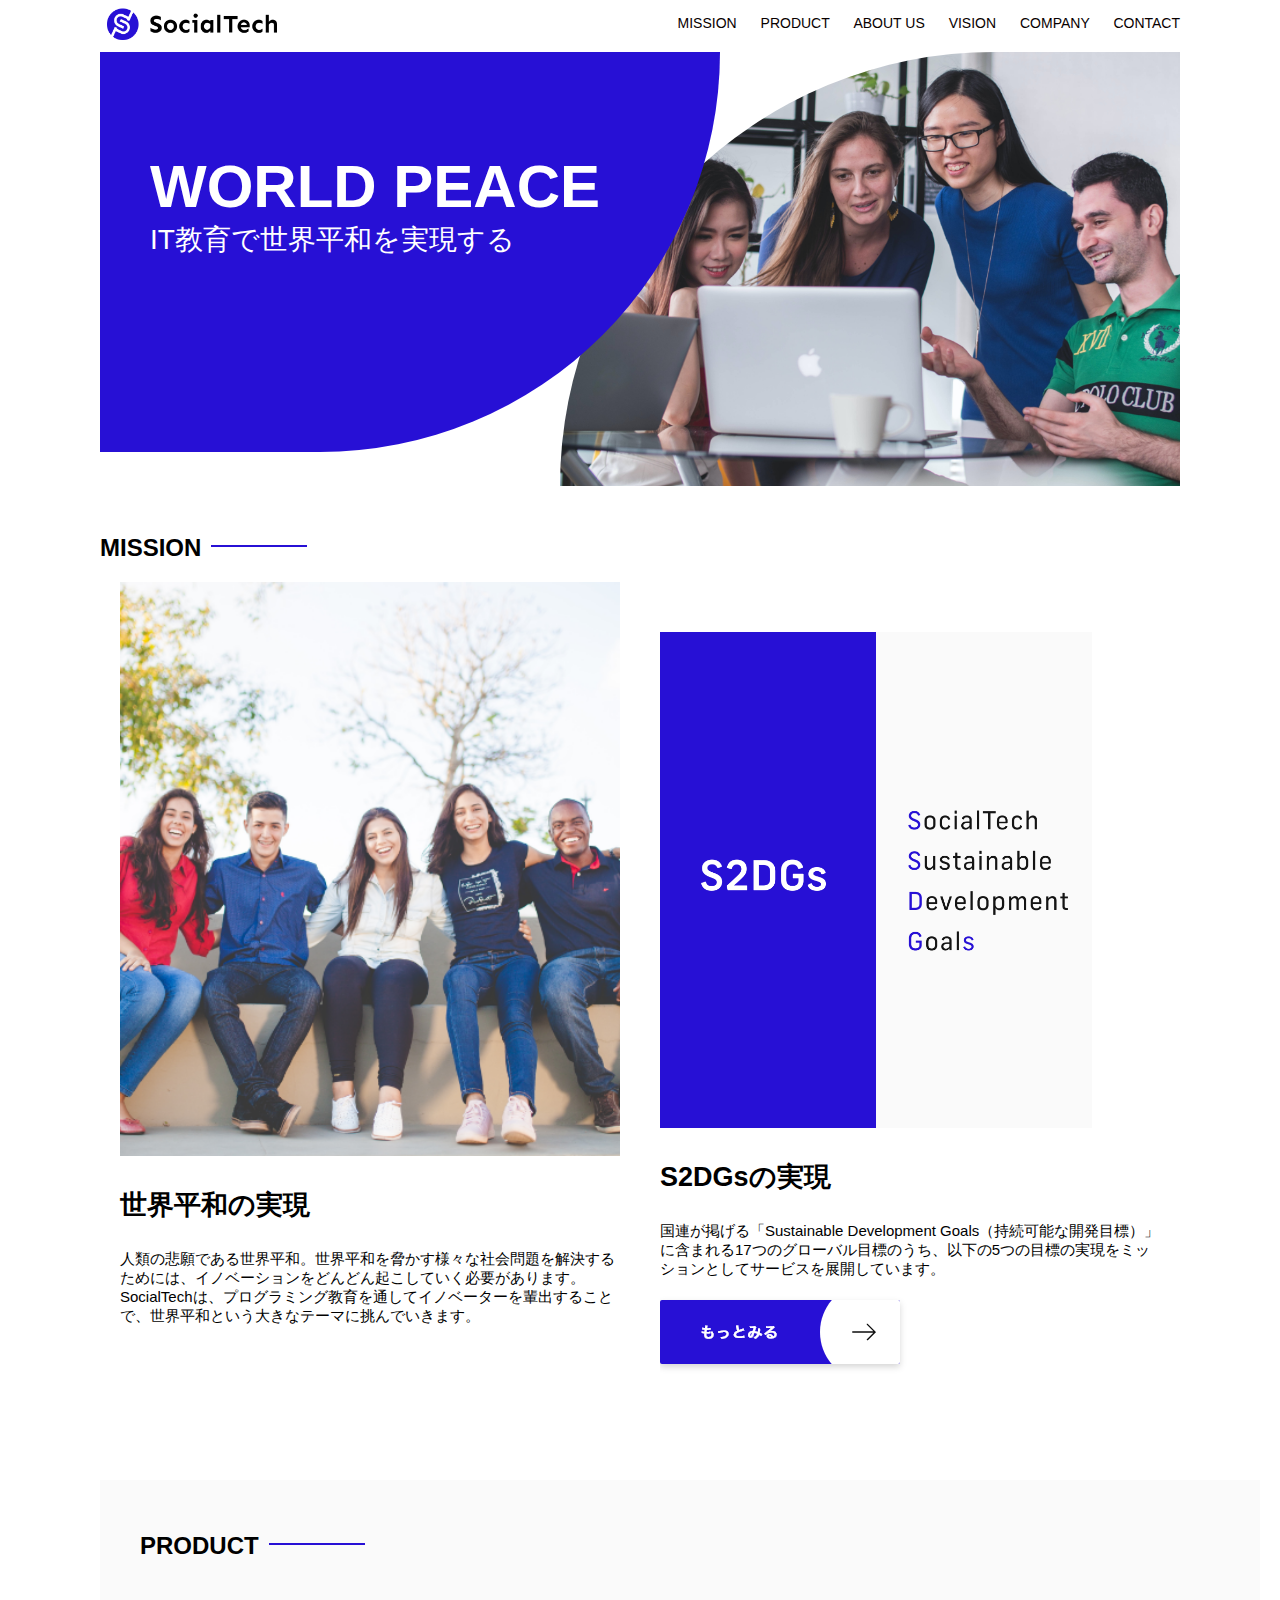
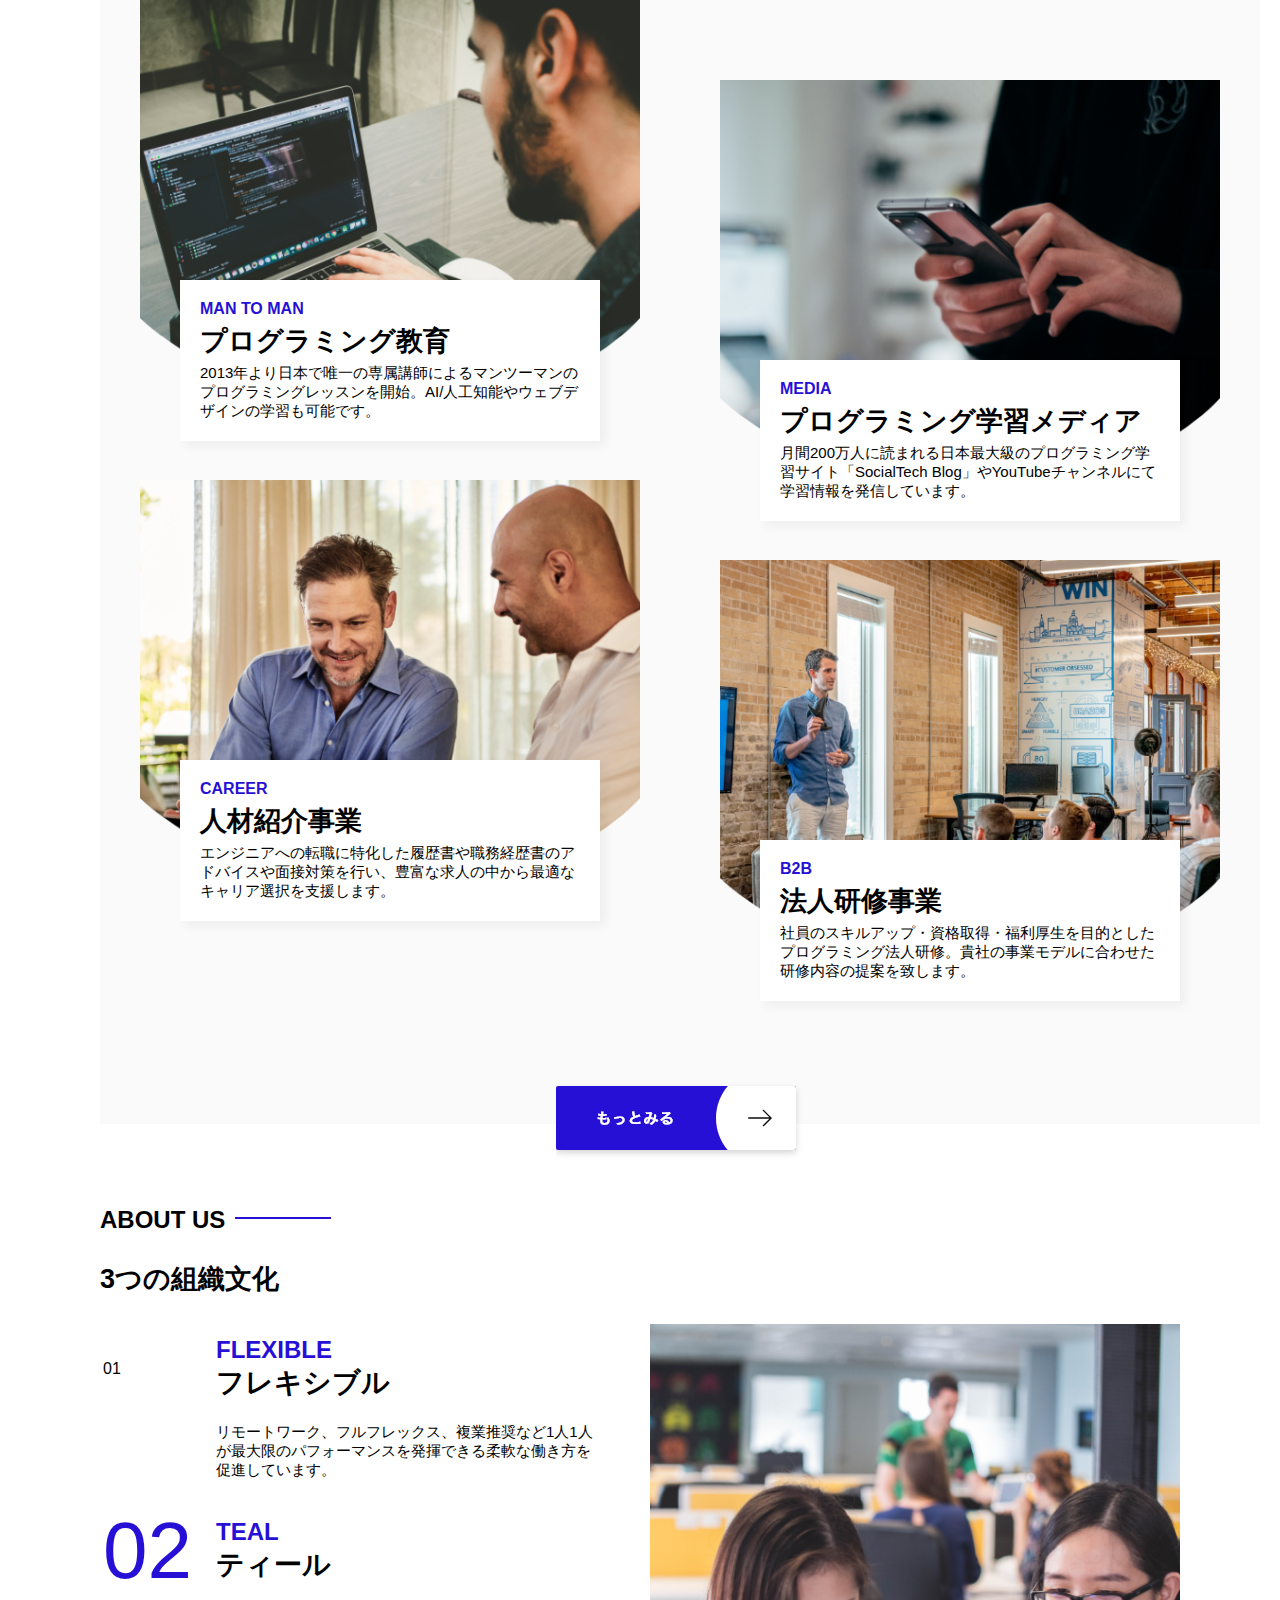
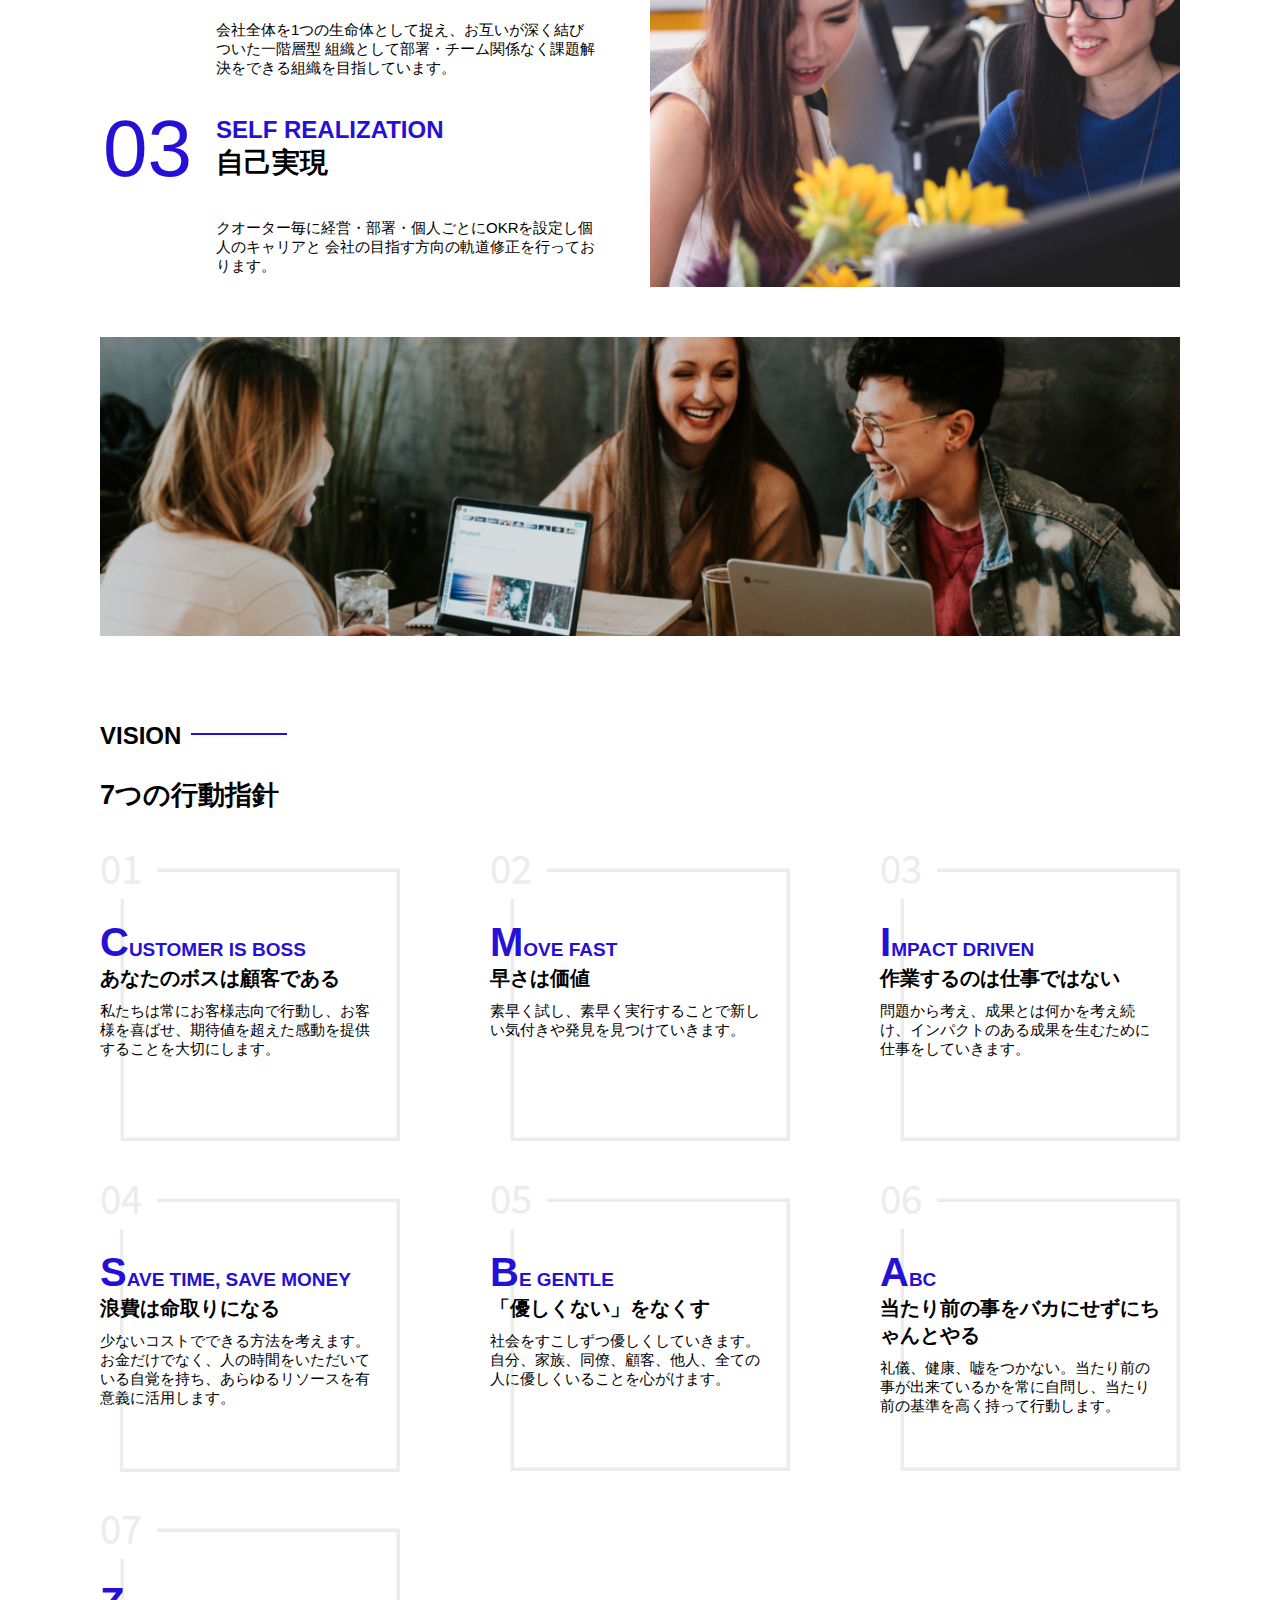
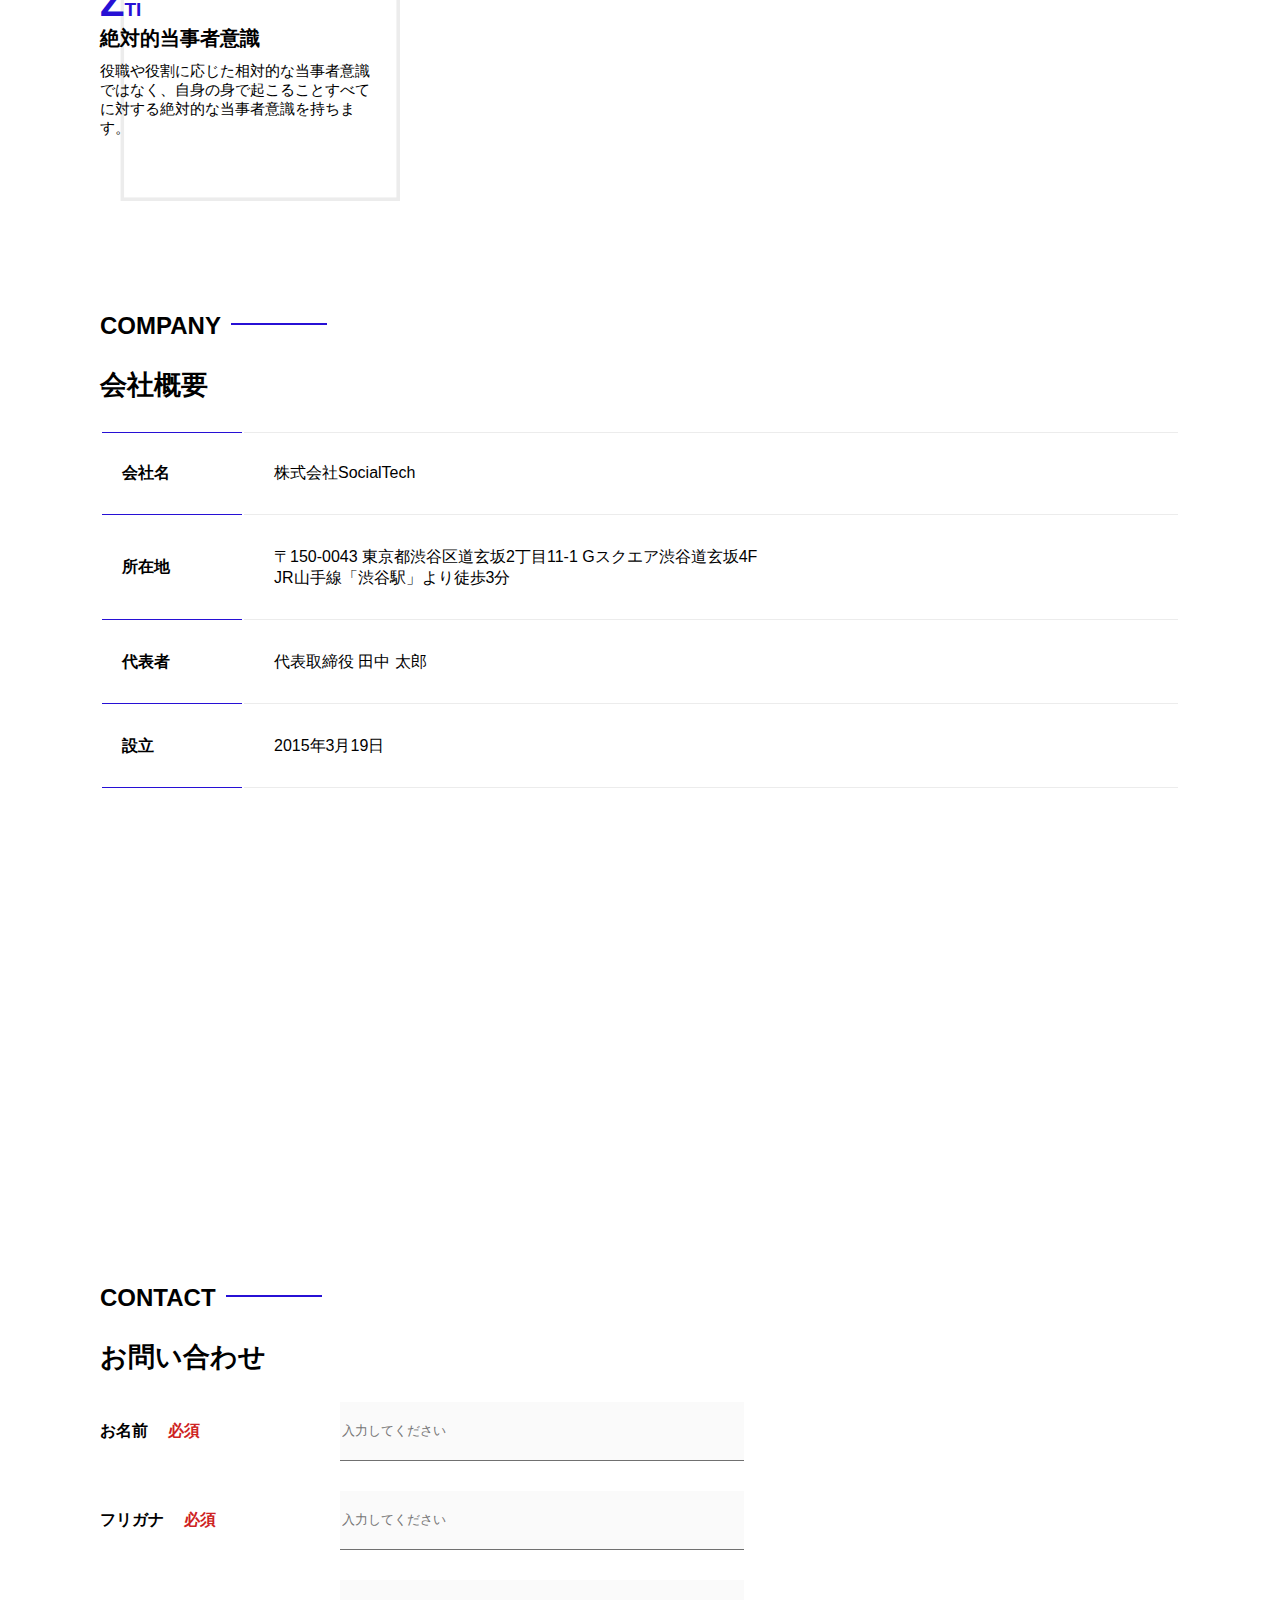
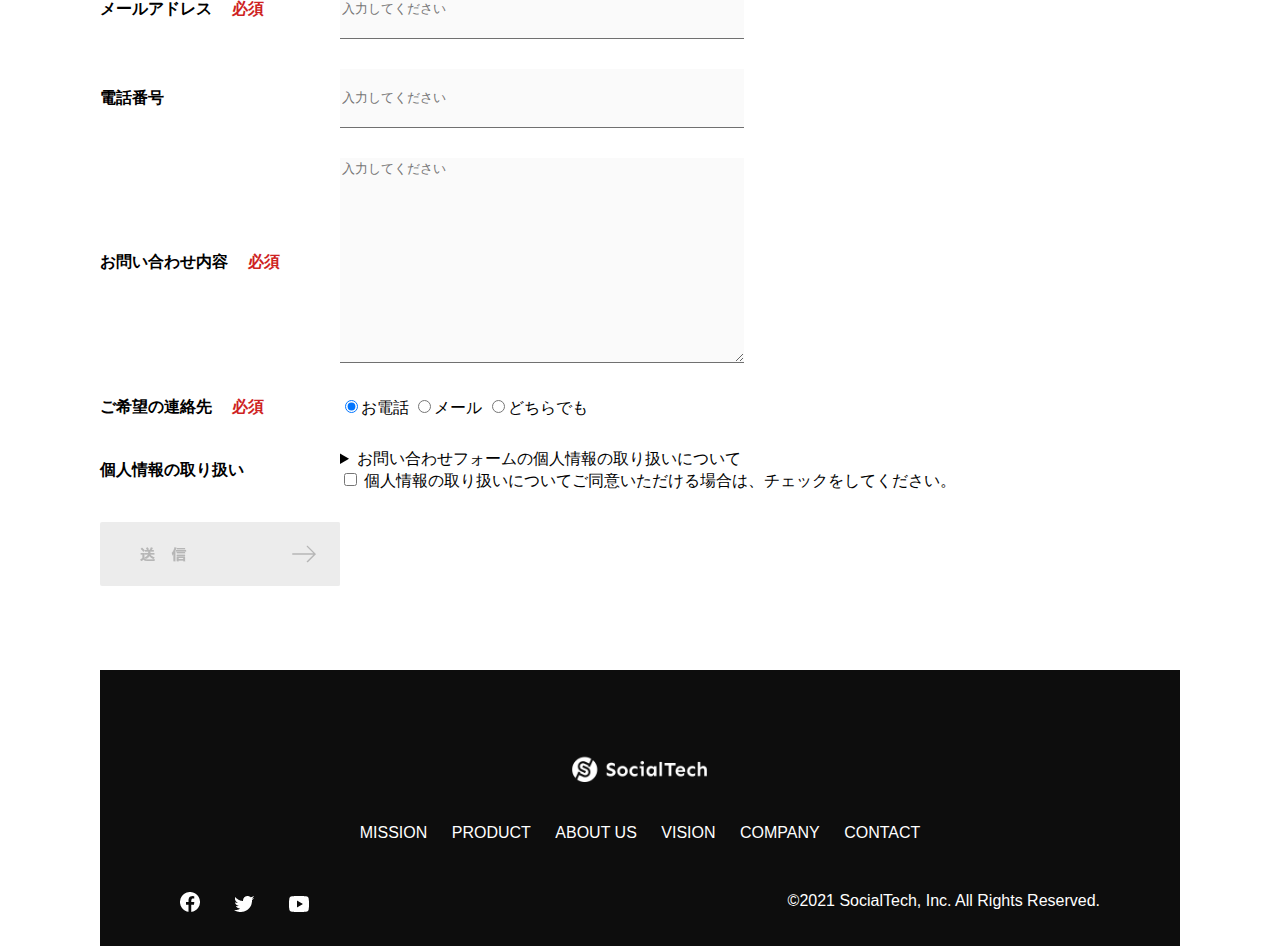
<file: index.html>
<!DOCTYPE html>
<html>

<head>
	<title>SocialTech</title>
	<meta charset="UTF-8">
	<meta name="description" content="SocialTechはEdTech業界のリーディングカンパニーを目指します。">
	<meta name="viewport" content="width=device-width, initial-scale=1.0">
	<meta name="twitter:card" content="summary" />
	<meta name="twitter:site" content="@CRANE_cra" />
	<meta property="og:url" content="https://freeclimberjpjp.github.io/socialtech/" />
	<meta property="og:title" content="おためし" />
	<meta property="og:description" content="おためし" />
	<meta property="og:image" content="images/logo-sp.png" />
	<link rel="stylesheet" href="style.css">
</head>





<body>
	<!-- ヘッダー-->
	<header>
		<!-- ロゴ -->
		<a href="index.html" id="logo"><img src="images/logo.png" alt="トップページに戻る"></a>




		<!-- PC用ナビゲーション -->
		<nav id="nav-pc">
			<a href="mission.html">MISSION</a>
			<a href="product.html">PRODUCT</a>
			<a href="index.html#aboutus">ABOUT US</a>
			<a href="index.html#vision">VISION</a>
			<a href="index.html#company">COMPANY</a>
			<a href="index.html#contact">CONTACT</a>
		</nav>

		<!-- スマホ用メニューボタン -->
		<img id="menu-sp" src="images/button-menu.png" alt="ナビゲーションを開く"
			onclick="document.getElementById('nav-sp').style.display = 'block'">

		<!-- スマホ用ナビゲーション -->
		<nav id="nav-sp">
			<img id="close" src="images/button-close.png" alt="ナビゲーションを閉じる"
				onclick="document.getElementById('nav-sp').style.display = 'none'">
			<a id="logo-sp" href="index.html" onclick="document.getElementById('nav-sp').style.display = 'none'"><img
					src="images/logo-sp.png" alt="トップページに戻る"></a>
			<a class="menu" href="mission.html"
				onclick="document.getElementById('nav-sp').style.display = 'none'">MISSION</a>
			<a class="menu" href="product.html"
				onclick="document.getElementById('nav-sp').style.display = 'none'">PRODUCT</a>
			<a class="menu" href="index.html#aboutus"
				onclick="document.getElementById('nav-sp').style.display = 'none'">ABOUT
				US</a>		
			<a class="menu" href="index.html#vision"
				onclick="document.getElementById('nav-sp').style.display = 'none'">VISION</a>
			<a class="menu" href="index.html#company"
				onclick="document.getElementById('nav-sp').style.display = 'none'">COMPANY</a>
			<a class="menu" href="index.html#contact"
				onclick="document.getElementById('nav-sp').style.display = 'none'">CONTACT</a>
			<div id="sns">
					<a href="https://www.facebook.com/sejuku2013"><img src="images/button-facebook.png"
							alt="Facebookのリンク"></a>
				<a href="https://twitter.com/samuraijuku"><img src="images/button-twitter.png" alt="Twitterのリンク"></a>
				<a href="https://www.youtube.com/channel/UCCFOQO5aDK0xXam4cUQXT8g"><img src="images/button-youtube.png"
						alt="YouTubeのリンク"></a>
			</div>
		</nav>

	</header>

	<main>
		<article>
			<!-- メインビジュアル -->
			<section id="main-visual">
				<div id="main-message">
					<h1>WORLD PEACE</h1>
					<p>IT教育で世界平和を実現する</p>
				</div>
				<img src="images/index/index-main.png" alt="PCの周りに集まる多国籍の仲間たち">
			</section>

			<!--ミッション-->
			<section id="mission">
				<h2 class="index-h2">MISSION</h2>
				<div id="mission-flex">
					<div>
						<img id="mission-photo" src="images/index/index-mission.png" alt="屋外のベンチで写真を撮影する多国籍の仲間たち">
						<h3>世界平和の実現</h3>
						<p>
							人類の悲願である世界平和。世界平和を脅かす様々な社会問題を解決するためには、イノベーションをどんどん起こしていく必要があります。SocialTechは、プログラミング教育を通してイノベーターを輩出することで、世界平和という大きなテーマに挑んでいきます。
						</p>
					</div>

					<div>
						<img id="s2dgs" src="images/index/s2dgs.png" alt="S2DGs">
						<h3>S2DGsの実現</h3>
						<p>国連が掲げる「Sustainable Development
							Goals（持続可能な開発目標）」に含まれる17つのグローバル目標のうち、以下の5つの目標の実現をミッションとしてサービスを展開しています。</p>
						<a href="mission.html">
							<img src="images/button-more.png" alt="もっとみる">
						</a>
					</div>

				</div>
			</section>
			<!-- プロダクト -->
			<section id="product">
				<h2 class="index-h2">PRODUCT</h2>
				<div>
					<div id="product-left">
						<div>
							<img class="product-photo" src="images/index/index-mantoman.png" alt="PCでコードを書く男性">
							<div class="product-explain">
								<span>MAN TO MAN</span>
								<h3>プログラミング教育</h3>
								<p>2013年より日本で唯一の専属講師によるマンツーマンのプログラミングレッスンを開始。AI/人工知能やウェブデザインの学習も可能です。</p>
							</div>
						</div>
						<div>
							<img class="product-photo" src="images/index/index-career.png" alt="笑顔で話し合う2人の男性">
							<div class="product-explain">
								<span>CAREER</span>
								<h3>人材紹介事業</h3>
								<p>エンジニアへの転職に特化した履歴書や職務経歴書のアドバイスや面接対策を行い、豊富な求人の中から最適なキャリア選択を支援します。</p>
							</div>
						</div>
					</div>
					<div id="product-right">

						<div>
							<img class="product-photo" src="images/index/index-media.png" alt="スマートフォンを操作する人">
							<div class="product-explain">
								<span>MEDIA</span>
								<h3>プログラミング学習メディア</h3>
								<p>月間200万人に読まれる日本最大級のプログラミング学習サイト「SocialTech Blog」やYouTubeチャンネルにて学習情報を発信しています。</p>
							</div>
						</div>
						<div>
							<img class="product-photo" src="images/index/index-b2b.png" alt="講演中の男性とそれを聴く人々">
							<div class="product-explain">
								<span>B2B</span>
								<h3>法人研修事業</h3>
								<p>社員のスキルアップ・資格取得・福利厚生を目的としたプログラミング法人研修。貴社の事業モデルに合わせた研修内容の提案を致します。</p>
							</div>
						</div>
					</div>
				</div>
				<div>
					<a id="product-more" href="product.html">
						<img src="images/button-more.png" alt="もっとみる">
					</a>
				</div>
			</section>
			<!---ABOUT US-->
			<section id="aboutus">
				<h2 class="index-h2">ABOUT US</h2>
				<h3>3つの組織文化</h3>
				<div>
					<table class="culture-table">
						<tr>
							<td>
								<span class="	">01</span>
							</td>
							<td>
								<span class="culture-en">FLEXIBLE</span>
								<span class="culture-jp">フレキシブル</span>
							</td>
						</tr>
						<tr>
							<td>
								<!--空のセル-->
							</td>
							<td>
								<p class="culture-description">
									リモートワーク、フルフレックス、複業推奨など1人1人が最大限のパフォーマンスを発揮できる柔軟な働き方を促進しています。
								</p>
							</td>
						</tr>
						<tr>
							<td>
								<span class="culture-num">02</span>
							</td>
							<td>
								<span class="culture-en">TEAL</span>
								<span class="culture-jp">ティール</span>
							</td>
						</tr>
						<tr>
							<td>
								<!--空のセル-->
							</td>
							<td>
								<p class="culture-description">
									会社全体を1つの生命体として捉え、お互いが深く結びついた一階層型
									組織として部署・チーム関係なく課題解決をできる組織を目指しています。
								</p>
							</td>
						</tr>
						<tr>
							<td>
								<span class="culture-num">03</span>
							</td>
							<td>
								<span class="culture-en">SELF REALIZATION</span>
								<span class="culture-jp">自己実現</span>
							</td>
						</tr>
						<tr>
							<td>
								<!--空のセル-->
							</td>
							<td>
								<p class="culture-description">
									クオーター毎に経営・部署・個人ごとにOKRを設定し個人のキャリアと
									会社の目指す方向の軌道修正を行っております。
								</p>
							</td>
						</tr>
					</table>
					<img class="culture-img" src="images/index/index-aboutus1.png" alt="笑顔で話し合う2人の女性">
				</div>
				<img class="culture-img2" src="images/index/index-aboutus2.png" alt="笑顔で話し合う3人の男女">
			</section>
			<!-- VISION -->
			<section id="vision">
				<h2 class="index-h2">VISION</h2>
				<h3>7つの行動指針</h3>
				<div>
					<div class="vision-box">
						<img src="images/index/vision-01.png" alt="01">
						<span>
							<h4>CUSTOMER IS BOSS</h4>
							<h5>あなたのボスは顧客である</h5>
							<p>私たちは常にお客様志向で行動し、お客様を喜ばせ、期待値を超えた感動を提供することを大切にします。</p>
						</span>
					</div>

					<div class="vision-box">
						<img src="images/index/vision-02.png" alt="02">
						<span>
							<h4>MOVE FAST</h4>
							<h5>早さは価値</h5>
							<p>素早く試し、素早く実行することで新しい気付きや発見を見つけていきます。</p>
						</span>
					</div>
					<div class="vision-box">
						<img src="images/index/vision-03.png" alt="03">
						<span>
							<h4>IMPACT DRIVEN</h4>
							<h5>作業するのは仕事ではない</h5>
							<p>問題から考え、成果とは何かを考え続け、インパクトのある成果を生むために仕事をしていきます。</p>
						</span>
					</div>
					<div class="vision-box">
						<img src="images/index//vision-04.png" alt="04">
						<span>
							<h4>SAVE TIME, SAVE MONEY</h4>
							<h5>浪費は命取りになる</h5>
							<p>少ないコストでできる方法を考えます。お金だけでなく、人の時間をいただいている自覚を持ち、あらゆるリソースを有意義に活用します。</p>
						</span>
					</div>
					<div class="vision-box">
						<img src="images/index/vision-05.png" alt="05">
						<span>
							<h4>BE GENTLE</h4>
							<h5>「優しくない」をなくす</h5>
							<p>社会をすこしずつ優しくしていきます。自分、家族、同僚、顧客、他人、全ての人に優しくいることを心がけます。</p>
						</span>
					</div>
					<div class="vision-box">
						<img src="images/index/vision-06.png" alt="06">
						<span>
							<h4>ABC</h4>
							<h5>当たり前の事をバカにせずにちゃんとやる</h5>
							<p>礼儀、健康、嘘をつかない。当たり前の事が出来ているかを常に自問し、当たり前の基準を高く持って行動します。</p>
						</span>
					</div>
					<div class="vision-box">
						<img src="images/index/vision-07.png" alt="07">
						<span>
							<h4>ZTI</h4>
							<h5>絶対的当事者意識</h5>
							<p>役職や役割に応じた相対的な当事者意識ではなく、自身の身で起こることすべてに対する絶対的な当事者意識を持ちます。</p>
						</span>
					</div>
				</div>
			</section>
			<!-- COMPANY -->
			<section id="company">
				<h2 class="index-h2">COMPANY</h2>
				<h3>会社概要</h3>

				<table id="company-table">
					<tr>
						<th class="tableheader-first">会社名</th>
						<td class="cell-first">株式会社SocialTech</td>
					</tr>
					<tr>
						<th class="tableheader">所在地</th>
						<td class="cell">〒150-0043 東京都渋谷区道玄坂2丁目11-1 Gスクエア渋谷道玄坂4F<br>JR山手線「渋谷駅」より徒歩3分</td>
					</tr>
					<tr>
						<th class="tableheader">代表者</th>
						<td class="cell">代表取締役 田中 太郎</td>
					</tr>
					<tr>
						<th class="tableheader">設立</th>
						<td class="cell">2015年3月19日</td>
					</tr>
				</table>

				<iframe
					src="https://www.google.com/maps/embed?pb=!1m18!1m12!1m3!1d3241.7759544892483!2d139.69399665123464!3d35.65789123876098!2m3!1f0!2f0!3f0!3m2!1i1024!2i768!4f13.1!3m3!1m2!1s0x60188caa0042e8d1%3A0xba130bea826a7aa2!2z44CSMTUwLTAwNDMg5p2x5Lqs6YO95riL6LC35Yy66YGT546E5Z2C77yS5LiB55uu77yR77yR4oiS77yR!5e0!3m2!1sja!2sjp!4v1636872991912!5m2!1sja!2sjp"
					style="border:0;" allowfullscreen="" loading="lazy">
				</iframe>
			</section>
			<!-- お問い合わせフォーム -->
			<section id="contact">
				<h2 class="index-h2">CONTACT</h2>
				<h3>お問い合わせ</h3>

				<form action="https://api.staticforms.xyz/submit" method="post">
					<input type="text" name="honeypot" style="display:none">
					<!-- STATIC FORMSのアクセスキー -->
					<input type="hidden" name="accessKey" value="xxxxxxxx-xxxx-xxxx-xxxx-xxxxxxxxxxxx">
					<!--メールのタイトル-->
					<input type="hidden" name="subject" value="お問い合わせフォーム" />
					<!--送信先のメールアドレスをvalueに設定する-->
					<input type="hidden" name="replyTo" value="〇〇〇@△△△.com">
					<!--redirectToのURLは公開後のURLへリンクする-->
					<input type="hidden" name="redirectTo" value="">
					<div>
						<div class="contact-heading">
							<label class="contact-label">お名前<span class="contact-span">必須</span></label>
						</div>
						<div class="contact-form">
							<input type="text" name="name" placeholder="入力してください" class="contact-textbox">
						</div>
					</div>
					<div>
						<div class="contact-heading">
							<label class="contact-label">フリガナ<span class="contact-span">必須</span></label>
						</div>
						<div>
							<input type="text" name="hurigana" placeholder="入力してください" class="contact-textbox">
						</div>
					</div>
					<div>
						<div class="contact-heading">
							<label class="contact-label">メールアドレス<span class="contact-span">必須</span></label>
						</div>
						<div>
							<input type="text" name="email" placeholder="入力してください" class="contact-textbox">
						</div>
					</div>
					<div>
						<div class="contact-heading">
							<label class="contact-label">電話番号</label>
						</div>
						<div>
							<input type="text" name="tel" placeholder="入力してください" class="contact-textbox">
						</div>
					</div>
					
					<div>
						<div class="contact-heading">
							<label class="contact-label">お問い合わせ内容<span class="contact-span">必須</span></label>
						</div>
						<div>
							<textarea class="contact-textarea" placeholder="入力してください" name="message"></textarea>
						</div>
					</div>

					<div>
						<div class="contact-heading">
							<label class="contact-label">ご希望の連絡先<span class="contact-span">必須</span></label>
						</div>
						<div>
							<input class="radiobutton" type="radio" value="tel" name="contact"checked><label>お電話</label>
							<input class="radiobutton" type="radio" value="mail" name="contact"><label>メール</label>
							<input class="radiobutton" type="radio" value="both" name="contact"><label>どちらでも</label>
						</div>
					</div>

					<div>
						<div class="contact-heading">
							<label class="contact-label">個人情報の取り扱い</label>
						</div>
						<div>
							<details>
								<summary>お問い合わせフォームの個人情報の取り扱いについて</summary>
								<div>
									<span>１．組織の名称又は氏名</span><br>
									株式会社SocialTech<br><br>
									<span>２．個人情報保護管理者（若しくはその代理人）の氏名又は職名、所属及び連絡先
										鈴木 一郎 コーポレート部</span><br>
									メールアドレス：support@socialtech.net<br>
									TEL：03-xxxx-xxxx<br>
									<span>３．個人情報の利用目的</span><br>
									・本サービス及び本サービスに関連する情報の提供又はそれらに関する連絡のため<br>
									・ユーザーの本人確認のため<br>
									・当社サービスのご案内のため<br>
									・当社の商品等の広告または宣伝（電子メールによるものを含むものとします。）<br><br>
									<span>４．個人情報の取り扱い業務の委託</span><br>
									個人情報の取扱業務の全部または一部を外部に業務委託する場合があります。<br>
									その際、弊社は、個人情報を適切に保護できる管理体制を敷き実行していることを条件として<br>
									委託先を厳選したうえで、機密保持契約を委託先と締結し、お客様の個人情報を厳密に管理させます。<br><br>
									<span>５．個人情報の開示等の請求</span><br>
									お客様は、弊社に対してご自身の個人情報の開示等（利用目的の通知、開示、内容の訂正・追加・削除、利用の停止または消去、第三者への提供の停止）に関して、当社問合わせ窓口に申し出ることができます。<br>
									その際、弊社はお客様ご本人を確認させていただいたうえで、合理的な期間内に対応いたします。<br><br>
									なお、個人情報に関する弊社問合わせ先は、次の通りです。<br><br>
									株式会社SocialTech　個人情報問合せ窓口<br>
									〒150-0043　東京都渋谷区道玄坂2丁目11-1 Ｇスクエア渋谷道玄坂 4F<br>
									メールアドレス：support@socialtech.net　TEL：03-xxxx-xxxx<br><br>
									<span>６．個人情報を提供されることの任意性について</span><br><br>
									お客様がご自身の個人情報を弊社に提供されるか否かは、お客様のご判断によりますが、もしご提供されない場合には、適切なサービスが提供できない場合がありますので予めご了承ください。
								</div>
							</details>
							<input type="checkbox" name="agree">
							<span>個人情報の取り扱いについてご同意いただける場合は、チェックをしてください。</span>
						</div>
					</div>

					<input type="image" src="images/button-submit.png" alt="送信する">


				</form>
			</section>


		</article>

		<footer>
			<div id="footer-logo">
				<img src="images/logo-sp.png" alt="SocialTech">
			</div>

			<div id="footer-link">
				<a href="mission.html">MISSION</a>
				<a href="product.html">PRODUCT</a>
				<a href="index.html#aboutus">ABOUT US</a>
				<a href="index.html#vision">VISION</a>
				<a href="index.html#company">COMPANY</a>
				<a href="index.html#contact">CONTACT</a>
			</div>

			<div id="sns-footer">
				<a href="https://www.facebook.com/sejuku2013"><img src="images/button-facebook.png"
						alt="Facebookのリンク"></a>
				<a href="https://twitter.com/samuraijuku"><img src="images/button-twitter.png" alt="Twitterのリンク"></a>
				<a href="https://www.youtube.com/channel/UCCFOQO5aDK0xXam4cUQXT8g"><img src="images/button-youtube.png"
						alt="YouTubeのリンク"></a>
				<span id="copyright">&copy;2021 SocialTech, Inc. All Rights Reserved. </span>
			</div>
		</footer>
	</main>
</body>

</html>
</file>
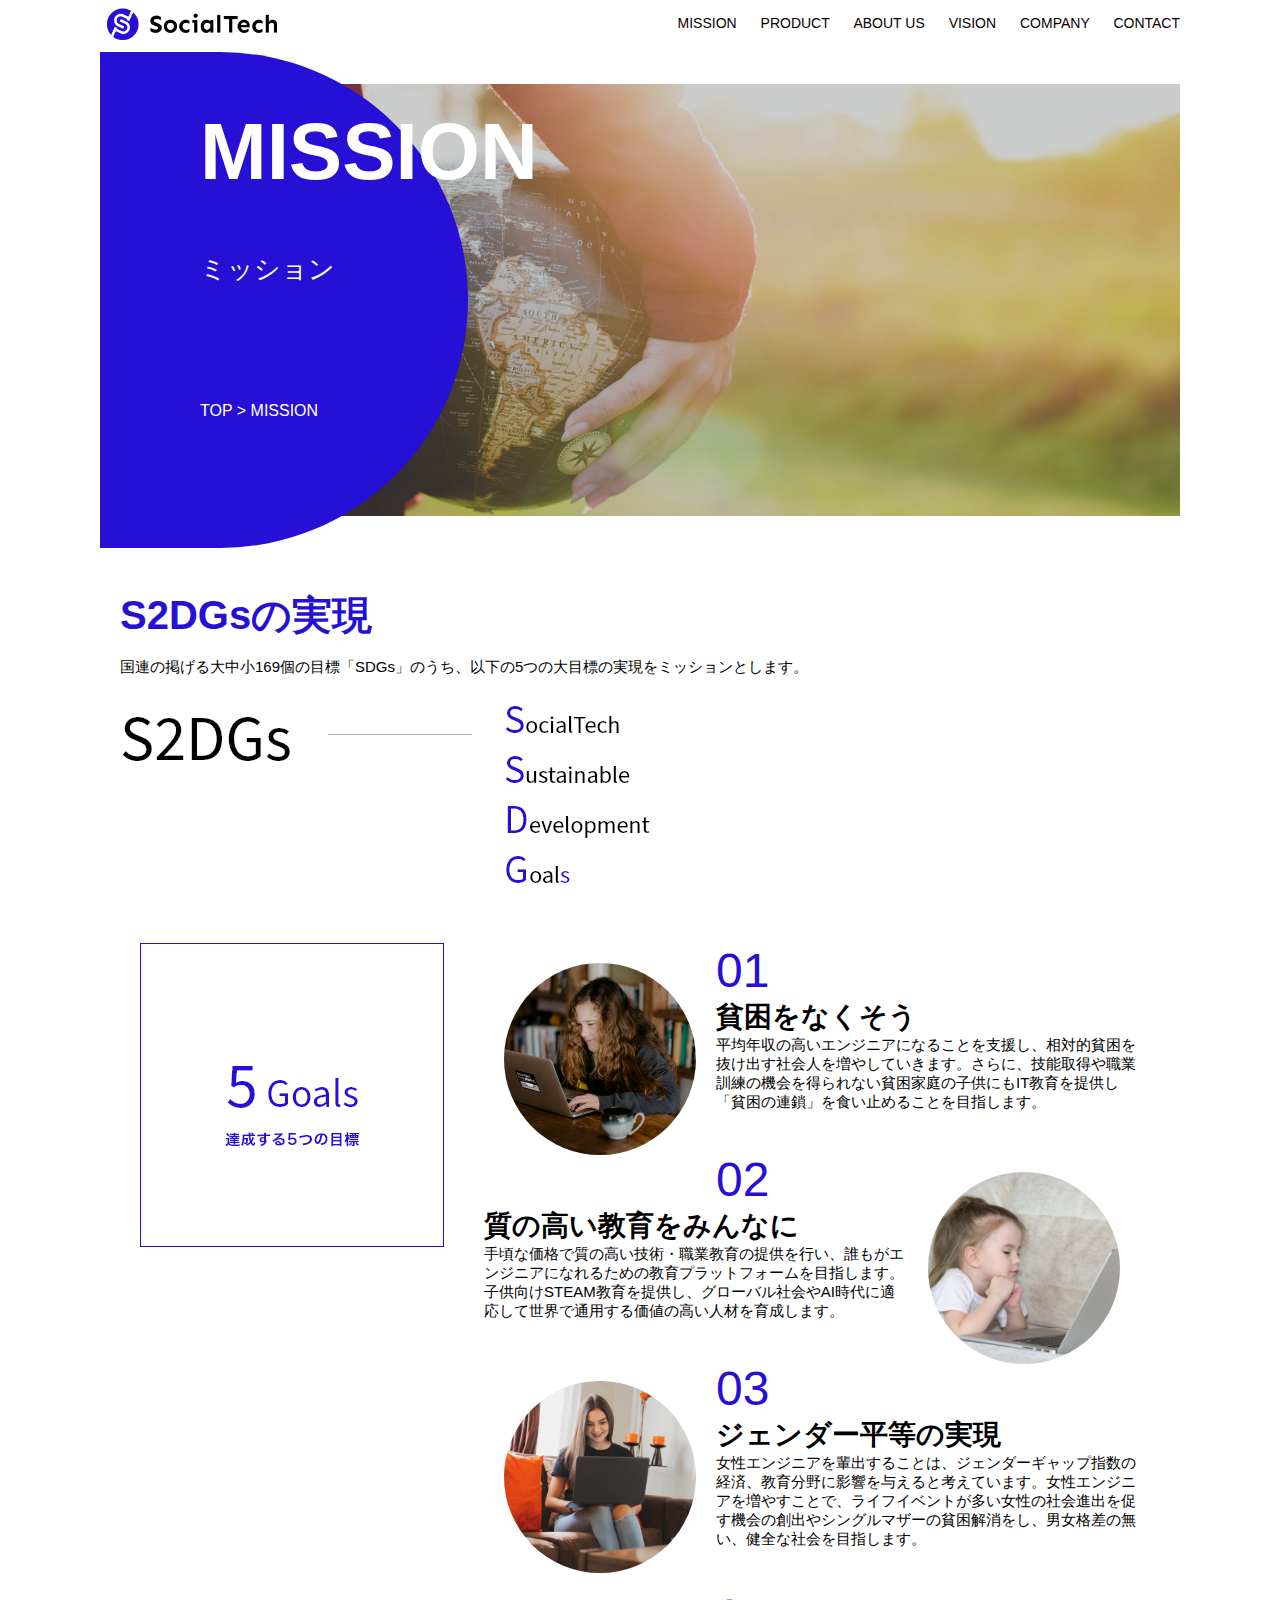
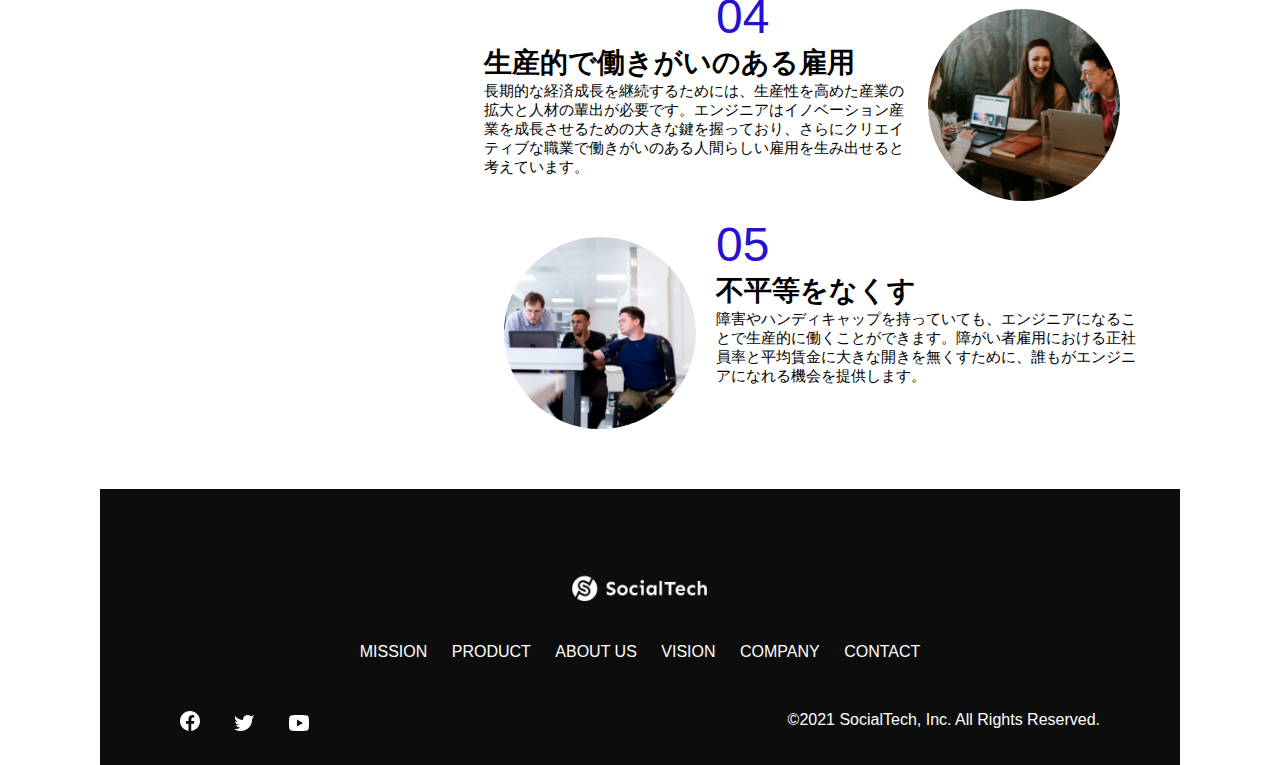
<file: mission.html>
<!DOCTYPE html>
<html>

<head>
    <title>SocialTech - MISSION ミッション -</title>
    <meta charset="UTF-8">
    <meta name="description" content="SocialTechが目指す5つの目標（S2DGs）を紹介します">
    <meta name="viewport" content="width=device-width, initial-scale=1.0">
    <link rel="stylesheet" href="style.css">
</head>

<body>
    <!-- ヘッダー -->
    <header>
        <!-- ロゴ -->

        <a href="index.html" id="logo"><img src="images/logo.png" alt="トップページに戻る"></a>
        <!-- PC用ナビゲーション -->
        <nav id="nav-pc">
            <a href="mission.html">MISSION</a>
            <a href="product.html">PRODUCT</a>
            <a href="index.html#aboutus">ABOUT US</a>
            <a href="index.html#vision">VISION</a>
            <a href="index.html#company">COMPANY</a>
            <a href="index.html#contact">CONTACT</a>
        </nav>

        <!-- スマホ用メニューボタン -->
        <img id="menu-sp" src="images/button-menu.png" alt="ナビゲーションを開く"
            onclick="document.getElementById('nav-sp').style.display = 'block'">

        <!-- スマホ用ナビゲーション -->
        <nav id="nav-sp">
            <img id="close" src="images/button-close.png" alt="ナビゲーションを閉じる"
                onclick="document.getElementById('nav-sp').style.display = 'none'">
            <a id="logo-sp" href="index.html" onclick="document.getElementById('nav-sp').style.display = 'none'"><img
                    src="images/logo-sp.png" alt="トップページに戻る"></a>
            <a class="menu" href="mission.html"
                onclick="document.getElementById('nav-sp').style.display = 'none'">MISSION</a>
            <a class="menu" href="product.html"
                onclick="document.getElementById('nav-sp').style.display = 'none'">PRODUCT</a>
            <a class="menu" href="index.html#aboutus"
                onclick="document.getElementById('nav-sp').style.display = 'none'">ABOUT
                US</a>
            <a class="menu" href="index.html#vision"
                onclick="document.getElementById('nav-sp').style.display = 'none'">VISION</a>
            <a class="menu" href="index.html#company"
                onclick="document.getElementById('nav-sp').style.display = 'none'">COMPANY</a>
            <a class="menu" href="index.html#contact"
                onclick="document.getElementById('nav-sp').style.display = 'none'">CONTACT</a>
            <div id="sns">
                <a href="https://www.facebook.com/sejuku2013"><img src="images/button-facebook.png"
                        alt="Facebookのリンク"></a>
                <a href="https://twitter.com/samuraijuku"><img src="images/button-twitter.png" alt="Twitterのリンク"></a>
                <a href="https://www.youtube.com/channel/UCCFOQO5aDK0xXam4cUQXT8g"><img src="images/button-youtube.png"
                        alt="YouTubeのリンク"></a>
            </div>
        </nav>
    </header>
    <main>
        <article>
            <section id="mission-main">
                <div id="mission-title">
                  <h1>MISSION</h1>
                  <span>ミッション</span>
                  <div>TOP > MISSION</div>
                </div>
              </section>

              <section id="mission-s2dgs">
                <h2 class="mission-h2">S2DGsの実現</h2>
                <p>国連の掲げる大中小169個の目標「SDGs」のうち、以下の5つの大目標の実現をミッションとします。</p>
                <img src="images/mission/mission-s2dgs.png" alt="S2DGs">
              </section>

              <section id="mission-5goals">
                <div>
                  <img id="s2dgs-image" src="images/mission/mission-5goals.png" alt="5Goals">
                </div>

                <div>
                    <div>
                      <img class="fivegoals-image-left" src="images/mission/mission-5goals01.png" alt="PCを操作する女の子">
                      <span class="fivegoals-number">01</span>
                      <h3 class="fivegoals-h3">貧困をなくそう</h3>
                      <p class="fivegoals-p">
                        平均年収の高いエンジニアになることを支援し、相対的貧困を抜け出す社会人を増やしていきます。さらに、技能取得や職業訓練の機会を得られない貧困家庭の子供にもIT教育を提供し「貧困の連鎖」を食い止めることを目指します。
                      </p>
                    </div>
            
                    <div>
                      <img class="fivegoals-image-right" src="images/mission/mission-5goals02.png" alt="PCを見つめる小さい女の子">
                      <span class="fivegoals-number">02</span>
                      <h3 class="fivegoals-h3">質の高い教育をみんなに</h3>
                      <p class="fivegoals-p">
                        手頃な価格で質の高い技術・職業教育の提供を行い、誰もがエンジニアになれるための教育プラットフォームを目指します。子供向けSTEAM教育を提供し、グローバル社会やAI時代に適応して世界で通用する価値の高い人材を育成します。
                      </p>
                    </div>
            
                    <div>
                      <img class="fivegoals-image-left" src="images/mission/mission-5goals03.png" alt="PCを操作する女性">
                      <span class="fivegoals-number">03</span>
                      <h3 class="fivegoals-h3">ジェンダー平等の実現</h3>
                      <p class="fivegoals-p">
                        女性エンジニアを輩出することは、ジェンダーギャップ指数の経済、教育分野に影響を与えると考えています。女性エンジニアを増やすことで、ライフイベントが多い女性の社会進出を促す機会の創出やシングルマザーの貧困解消をし、男女格差の無い、健全な社会を目指します。
                      </p>
                    </div>
            
                    <div>
                      <img class="fivegoals-image-right" src="images/mission/mission-5goals04.png" alt="笑顔で話し合う3人の男女">
                      <span class="fivegoals-number">04</span>
                      <h3 class="fivegoals-h3">生産的で働きがいのある雇用</h3>
                      <p class="fivegoals-p">
                        長期的な経済成長を継続するためには、生産性を高めた産業の拡大と人材の輩出が必要です。エンジニアはイノベーション産業を成長させるための大きな鍵を握っており、さらにクリエイティブな職業で働きがいのある人間らしい雇用を生み出せると考えています。
                      </p>
                    </div>
            
                    <div>
                      <img class="fivegoals-image-left" src="images/mission/mission-5goals05.png" alt="障害を持つ男性が生き生きと働く様子">
                      <span class="fivegoals-number">05</span>
                      <h3 class="fivegoals-h3">不平等をなくす</h3>
                      <p class="fivegoals-p">
                        障害やハンディキャップを持っていても、エンジニアになることで生産的に働くことができます。障がい者雇用における正社員率と平均賃金に大きな開きを無くすために、誰もがエンジニアになれる機会を提供します。
                      </p>
                    </div>
                  </div>
              </section>
              
        </article>
        <footer>
            <div id="footer-logo">
                <img src="images/logo-sp.png" alt="SocialTech">
            </div>
            <div id="footer-link">
                <a href="mission.html">MISSION</a>
                <a href="product.html">PRODUCT</a>
                <a href="index.html#aboutus">ABOUT US</a>
                <a href="index.html#vision">VISION</a>
                <a href="index.html#company">COMPANY</a>
                <a href="index.html#contact">CONTACT</a>
            </div>
            <div id="sns-footer">
                <a href="https://www.facebook.com/sejuku2013"><img src="images/button-facebook.png"
                        alt="Facebookのリンク"></a>
                <a href="https://twitter.com/samuraijuku"><img src="images/button-twitter.png" alt="Twitterのリンク"></a>
                <a href="https://www.youtube.com/channel/UCCFOQO5aDK0xXam4cUQXT8g"><img src="images/button-youtube.png"
                        alt="YouTubeのリンク"></a>
                <span id="copyright">&copy;2021 SocialTech, Inc. All Rights Reserved. </span>
            </div>
        </footer>
    </main>
</body>

</html>
</file>
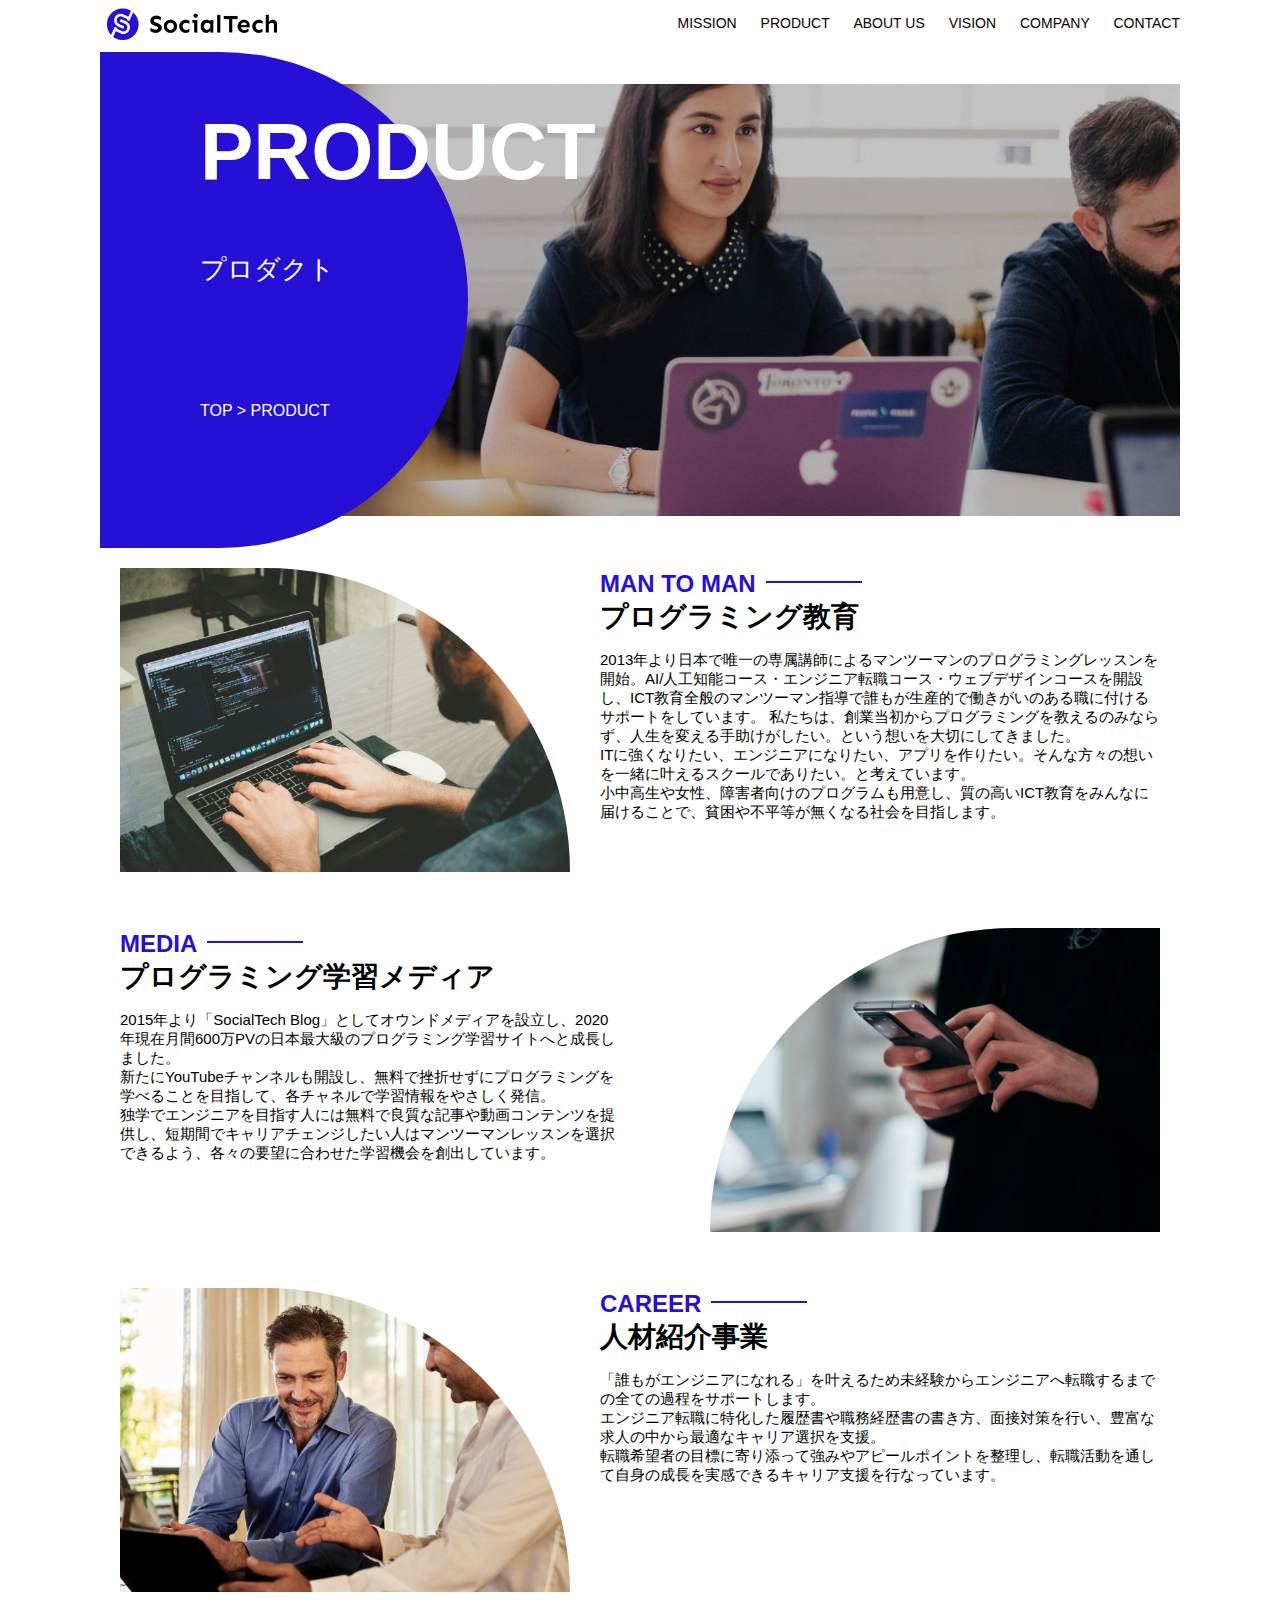
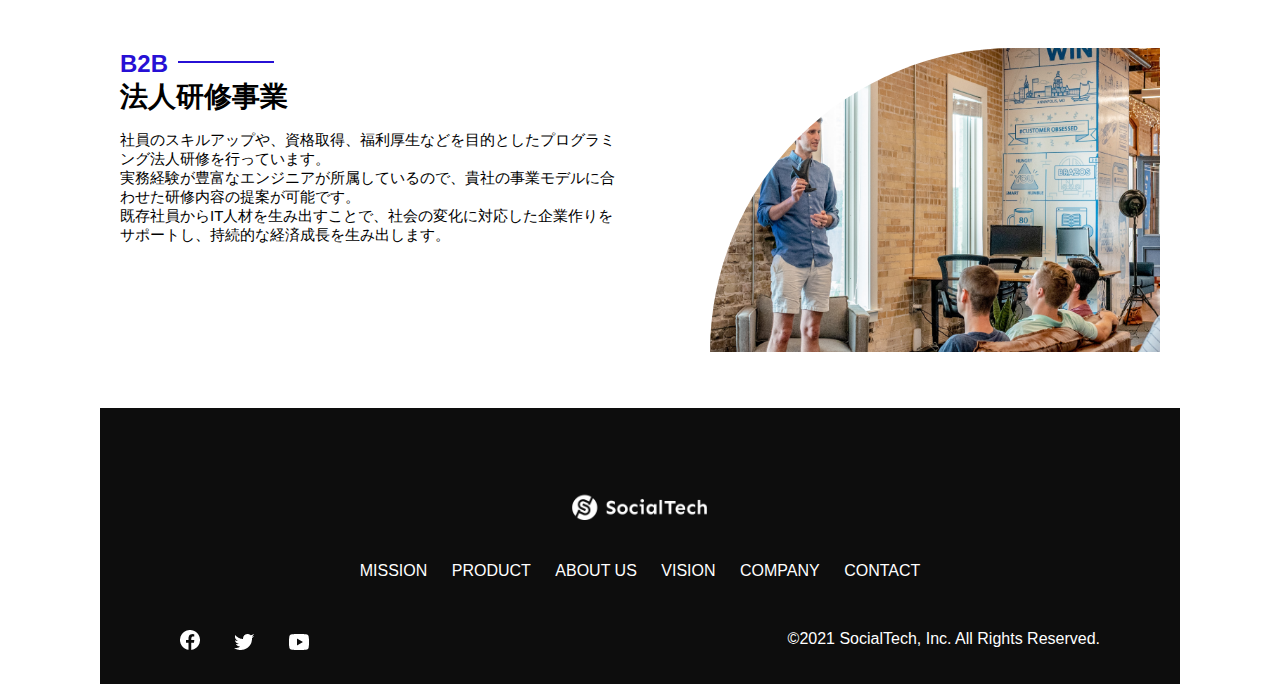
<file: product.html>
<!DOCTYPE html>
<html>
<head>
  <title>SocialTech -PRODUCT プロダクト-</title>
  <meta charset="UTF-8">
  <meta name="description" content="SocialTechの4つのプロダクトを紹介します">
  <meta name="viewport" content="width=device-width, initial-scale=1.0">
  <link rel="stylesheet" href="style.css">
</head>

<body>
  <!-- ヘッダー -->
  <header>
    <!-- ロゴ -->
    <a href="index.html" id="logo"><img src="images/logo.png" alt="トップページに戻る"></a>

    <!-- PC用ナビゲーション -->
    <nav id="nav-pc">
      <a href="mission.html">MISSION</a>
      <a href="product.html">PRODUCT</a>
      <a href="index.html#aboutus">ABOUT US</a>
      <a href="index.html#vision">VISION</a>
      <a href="index.html#company">COMPANY</a>
      <a href="index.html#contact">CONTACT</a>
    </nav>

    <!-- スマホ用メニューボタン -->
    <img id="menu-sp" src="images/button-menu.png" alt="ナビゲーションを開く" onclick="document.getElementById('nav-sp').style.display = 'block'">

    <!-- スマホ用ナビゲーション -->
    <nav id="nav-sp">
      <img id="close" src="images/button-close.png" alt="ナビゲーションを閉じる" onclick="document.getElementById('nav-sp').style.display = 'none'">
      <a id="logo-sp" href="index.html" onclick="document.getElementById('nav-sp').style.display = 'none'"><img
          src="images/logo-sp.png" alt="トップページに戻る"></a>
      <a class="menu" href="mission.html" onclick="document.getElementById('nav-sp').style.display = 'none'">MISSION</a>
      <a class="menu" href="product.html" onclick="document.getElementById('nav-sp').style.display = 'none'">PRODUCT</a>
      <a class="menu" href="index.html#aboutus" onclick="document.getElementById('nav-sp').style.display = 'none'">ABOUT
        US</a>
      <a class="menu" href="index.html#vision"
        onclick="document.getElementById('nav-sp').style.display = 'none'">VISION</a>
      <a class="menu" href="index.html#company"
        onclick="document.getElementById('nav-sp').style.display = 'none'">COMPANY</a>
      <a class="menu" href="index.html#contact"
        onclick="document.getElementById('nav-sp').style.display = 'none'">CONTACT</a>
      <div id="sns">
        <a href="https://www.facebook.com/sejuku2013"><img src="images/button-facebook.png" alt="Facebookのリンク"></a>
        <a href="https://twitter.com/samuraijuku"><img src="images/button-twitter.png" alt="Twitterのリンク"></a>
        <a href="https://www.youtube.com/channel/UCCFOQO5aDK0xXam4cUQXT8g"><img src="images/button-youtube.png" alt="YouTubeのリンク"></a>
      </div>
    </nav>
  </header>
  <main>
    <article>
        <section id="product-main">
            <div id="product-title">
              <h1>PRODUCT</h1>
              <span>プロダクト</span>
              <div>TOP > PRODUCT</div>
            </div>
          </section> 
          
          <section class="product-section1">
            <img src="images/product/product-mantoman.png" alt="PCでコードを書く男性">
            <div>
              <h2 class="product-h2">MAN TO MAN</h2>
              <h3 class="product-h3">プログラミング教育</h3>
              <p>
                2013年より日本で唯一の専属講師によるマンツーマンのプログラミングレッスンを開始。AI/人工知能コース・エンジニア転職コース・ウェブデザインコースを開設し、ICT教育全般のマンツーマン指導で誰もが生産的で働きがいのある職に付けるサポートをしています。
                私たちは、創業当初からプログラミングを教えるのみならず、人生を変える手助けがしたい。という想いを大切にしてきました。<br>ITに強くなりたい、エンジニアになりたい、アプリを作りたい。そんな方々の想いを一緒に叶えるスクールでありたい。と考えています。<br>小中高生や女性、障害者向けのプログラムも用意し、質の高いICT教育をみんなに届けることで、貧困や不平等が無くなる社会を目指します。
              </p>
            </div>
          </section>
          <section class="product-section2">
            <div>
              <h2 class="product-h2">MEDIA</h2>
              <h3 class="product-h3">プログラミング学習メディア</h3>
              <p>2015年より「SocialTech
                Blog」としてオウンドメディアを設立し、2020年現在月間600万PVの日本最大級のプログラミング学習サイトへと成長しました。<br>新たにYouTubeチャンネルも開設し、無料で挫折せずにプログラミングを学べることを目指して、各チャネルで学習情報をやさしく発信。<br>独学でエンジニアを目指す人には無料で良質な記事や動画コンテンツを提供し、短期間でキャリアチェンジしたい人はマンツーマンレッスンを選択できるよう、各々の要望に合わせた学習機会を創出しています。
              </p>
            </div>
            <img src="images/product/product-media.png" alt="スマートフォンを操作する人">
          </section>
          <section class="product-section1">
            <img src="images/product/product-career.png" alt="笑顔で話し合う2人の男性">
            <div>
              <h2 class="product-h2">CAREER</h2>
              <h3 class="product-h3">人材紹介事業</h3>
              <p>
                「誰もがエンジニアになれる」を叶えるため未経験からエンジニアへ転職するまでの全ての過程をサポートします。<br>エンジニア転職に特化した履歴書や職務経歴書の書き方、面接対策を行い、豊富な求人の中から最適なキャリア選択を支援。<br>転職希望者の目標に寄り添って強みやアピールポイントを整理し、転職活動を通して自身の成長を実感できるキャリア支援を行なっています。<br>
              </p>
            </div>
          </section>
          <section class="product-section2">
            <div>
              <h2 class="product-h2">B2B</h2>
              <h3 class="product-h3">法人研修事業</h3>
              <p>
                社員のスキルアップや、資格取得、福利厚生などを目的としたプログラミング法人研修を行っています。<br>実務経験が豊富なエンジニアが所属しているので、貴社の事業モデルに合わせた研修内容の提案が可能です。<br>既存社員からIT人材を生み出すことで、社会の変化に対応した企業作りをサポートし、持続的な経済成長を生み出します。
              </p>
            </div>
            <img src="images/product/product-b2b.png" alt="講演中の男性とそれを聴く人々">
          </section>

    </article>
    <footer>
      <div id="footer-logo">
        <img src="images/logo-sp.png" alt="SocialTech">
      </div>
      <div id="footer-link">
        <a href="mission.html">MISSION</a>
        <a href="product.html">PRODUCT</a>
        <a href="index.html#aboutus">ABOUT US</a>
        <a href="index.html#vision">VISION</a>
        <a href="index.html#company">COMPANY</a>
        <a href="index.html#contact">CONTACT</a>
      </div>
      <div id="sns-footer">
        <a href="https://www.facebook.com/sejuku2013"><img src="images/button-facebook.png" alt="Facebookのリンク"></a>
        <a href="https://twitter.com/samuraijuku"><img src="images/button-twitter.png" alt="Twitterのリンク"></a>
        <a href="https://www.youtube.com/channel/UCCFOQO5aDK0xXam4cUQXT8g"><img src="images/button-youtube.png" alt="YouTubeのリンク"></a>
        <span id="copyright">&copy;2021 SocialTech, Inc. All Rights Reserved. </span>
      </div>
    </footer>
  </main>
</body>

</html>
</file>
<file: style.css>
/* PC、スマホ共通スタイル */
  body {
    font-family: "Source Sans Pro", "Hiragino Kaku Gothic ProN", Meiryo, Arial, sans-serif;
  }

  p {
    font-size: 15px;
  }







  /*================
 PC用のスタイル 
=================*/
  @media screen and (min-width: 768px) {

    /* 横幅設定 */
    body {
      max-width: 1080px;
      min-width: 960px;
      margin: 0 auto 0 auto;
    }

    /* ヘッダー */
    header {
      display: flex;
      justify-content: space-between;
    }






    /* ナビゲーションのレイアウト */
    #nav-pc {
      text-align: right;
      font-size: 14px;
      padding-top: 15px;
    }

    /* ナビゲーションのリンクの装飾設定 */
    #nav-pc>a {
      text-decoration: none;
      margin-left: 20px;
    }

    #nav-pc>a:link {
      color: #080000;
    }

    #nav-pc>a:visited {
      color: #0d0d0d;
    }

    #nav-pc>a:hover {
      color: #0d0d0d;
      text-decoration: underline;
    }

    #nav-pc>a:active {
      color: #0d0d0d;
    }




  /* スマホ用ナビを非表示 */
  #nav-sp,
  #menu-sp {
    display: none;
  }






    /* メインビジュアル*/
    #main-visual {
      position: relative;
      height: 400px;
    }




    #main-message {
      position: absolute;
      top: 0;
      left: 0;
      background-color: #2710d5;
      color: #ffffff;
      border-radius: 0 0 476px 0;
      max-width: 620px;
      height: 100%;
      width: 100%;
      z-index: 11;
    }




    #main-message>h1 {
      font-size: 60px;
      font-weight: bold;
      margin: 100px 0 0 50px;
    }

    #main-message>p {
      font-size: 28px;
      margin: 0 0 0 50px;
    }




    #main-visual>img {
      max-width: 620px;
      border-radius: 476px 0 0 0;
      position: absolute;
      top: 0;
      right: 0;
      z-index: 10;
    }




    /* 見出し */
    h2 {
      margin: 40px 0 0 0;
    }

    h2::after {
      content: url("images/line.png");
      margin-left: 10px;
    }

    h3 {
      font-size: 27px;
    }


    /* ミッション */
    #mission {
      margin: 80px auto 80px auto;
      width: 100%;
    }

    #mission-flex {
      width: 100%;
      display: flex;
    }


    #mission-flex>div {
      width: 50%;
      margin: 20px;
    }

    #mission-photo {
      width: 100%;
    }

    #s2dgs {
      margin-top: 50px;
    }






    /* プロダクト */
    #product {
      background-color: #fafafa;
      width: 100%;
      margin: 80px 0 80px 0;
      padding: 10px 40px 0px 40px;
    }

    /* 外枠 */
    #product>div {
      margin-top: 40px;
      display: flex;
    }

    /* 左のカラム */
    #product-left {
      width: 50%;
      margin-right: 20px;
    }

    /* 右のカラム */
    #product-right {
      width: 50%;
      margin-left: 20px;
      margin-top: 80px;
    }

    /* 画像＋説明の枠 */
    #product-left>div {
      position: relative;
      height: 480px;
      margin-right: 20px;
    }

    #product-right>div {
      position: relative;
      height: 480px;
      margin-left: 20px;
    }


    /* 画像 */
    .product-photo {
      width: 100%;
    }









    /* 説明文の枠 */
    .product-explain {
      background-color: #ffffff;
      position: absolute;
      left: 0;
      top: 280px;
      margin: 0 40px 0 40px;
      padding: 20px;
      box-shadow: 5px 5px 10px rgba(0, 0, 0, 0.05);
    }

    /* 説明文の英語 */
    .product-explain>span {
      color: #2710d5;
      font-weight: bold;
      font-size: 16px;
      margin: 0;
    }

    /* 説明文の見出し */
    .product-explain>h3 {
      margin: 5px 0 5px 0;
    }

    /* 説明文 */
    .product-explain>p {
      margin: 0;
    }

    /* 「もっとみる」ボタン */
    #product-more {
      margin: 0 auto -42px auto;
    }


    /* ABOUT US */
    #aboutus {
      margin: 80px auto 80px auto;
    }

    /* 3つの組織文化と画像を入れる枠 */
    #aboutus>div {
      display: flex;
    }


    /* 画像 */
    .culture-img {
      width: 100%;
      align-self: flex-start;
    }

    .culture-img2 {
      margin-top: 50px;
      width: 100%;
    }

    /* 3つの組織文化の表 */
    .culture-table {
      max-width: 500px;
      margin-right: 50px;
    }


    /* 番号 */
    .culture-num {
      font-size: 80px;
      color: #2710d5;
      margin: 0 20px 0 0;
    }

    /* 組織文化英語 */
    .culture-en {
      color: #2710d5;
      font-weight: bold;
      font-size: 24px;
      display: block;
    }

    /* 組織文化日本語 */
    .culture-jp {
      font-size: 28px;
      font-weight: bold;
    }

    /* 説明文 */
    .culture-description {
      margin: 0;
    }


    /* ビジョン */
    #vision {
      margin: 80px auto 80px auto;
    }

    /* セクション内の外枠 */
    #vision>div {
      width: 100%;
      display: flex;
      justify-content: space-between;
      flex-wrap: wrap;
    }

    /* 7つの行動指針の枠 */
    .vision-box {
      width: 300px;
      height: 300px;
      margin-bottom: 30px;
      position: relative;
    }


    .vision-box>img {
      width: 100%;
      height: auto;
      position: absolute;
      top: 0;
      left: 0;
      z-index: 30;
    }

    .vision-box>span {
      position: absolute;
      top: 0;
      left: 0;
      z-index: 31;
      margin-right: 20px;
    }

    .vision-box>span>h4 {
      color: #2710d5;
      font-size: 19px;
      margin: 80px 0 0 0;
    }

    .vision-box>span>h4::first-letter {
      font-size: 40px;
    }

    .vision-box>span>h5 {
      font-size: 20px;
      margin: 0 0 0 0;
    }

    .vision-box>span>p {
      margin: 10px 0 0 0;
    }

    /* 会社概要 */
    #company {
      margin: 80px auto 80px auto;
    }


    #company-table {
      width: 100%;
    }

    .tableheader {
      text-align: left;
      padding: 20px;
      border-bottom-color: #2710d5;
      border-bottom-width: 1px;
      border-bottom-style: solid;
      width: 100px;
    }

    .tableheader-first {
      text-align: left;
      padding: 20px;
      border-bottom-color: #2710d5;
      border-bottom-width: 1px;
      border-bottom-style: solid;
      border-top-color: #2710d5;
      border-top-width: 1px;
      border-top-style: solid;
      width: 100px;
    }

    .cell {
      padding: 30px;
      border-bottom-color: #ececec;
      border-bottom-width: 1px;
      border-bottom-style: solid;
    }

    .cell-first {
      padding: 30px;
      border-bottom-color: #ececec;
      border-bottom-width: 1px;
      border-bottom-style: solid;
      border-top-color: #ececec;
      border-top-width: 1px;
      border-top-style: solid;
    }

    #company>iframe {
      width: 100%;
      height: 368px;
      margin-top: 40px;
    }

    /* お問い合わせ */
    #contact {
      margin: 80px auto 80px auto;
    }

    /* 外枠 */
    #contact>form>div {
      display: flex;
      flex-direction: row;
      flex-wrap: wrap;
      padding-bottom: 30px;
    }


    /* 左列の見出し */
    .contact-heading {
      width: 240px;
      align-self: center;
    }

    /* 見出しのラベル */
    .contact-label {
      font-weight: bold;
    }

    /* 必須 */
    .contact-span {
      color: #ce2222;
      margin: 0 0 0 20px;
      font-weight: bold;
    }



    /* テキストボックス */
    .contact-textbox {
      border-top: 0;
      border-left: 0;
      border-right: 0;
      border-bottom-width: 1px;
      border-bottom-color: #707070;
      border-bottom-style: solid;
      background-color: #fafafa;
      width: 400px;
      height: 56px;
    }

    /* お問い合わせ内容のテキストエリア */
    .contact-textarea {
      border-top: 0;
      border-left: 0;
      border-right: 0;
      border-bottom-width: 1px;
      border-bottom-color: #707070;
      border-bottom-style: solid;
      background-color: #fafafa;
      width: 400px;
      height: 200px;
    }


    /* 個人情報の取り扱い */
    details {
      width: 700px;
    }

    details>div {
      background-color: #fafafa;
      padding: 20px;
    }

    details>div>span {
      font-weight: bold;
    }


    /* フッター */
    footer {
      background-color: #0d0d0d;
      text-align: center;
      padding: 80px 80px 30px 80px;
    }

    #footer-logo {
      margin-bottom: 30px;
    }


    #footer-link {
      margin-bottom: 50px;
    }

    #footer-link>a {
      text-decoration: none;
      margin: 10px;
    }

    #footer-link>a:link {
      color: #ffffff;
    }

    #footer-link>a:visited {
      color: #ffffff;
    }

    #footer-link>a:hover {
      color: #ffffff;
      text-decoration: underline;
    }

    #footer-link>a:active {
      color: #ffffff;
    }


    #sns-footer {
      text-align: left;
      width: 100%;
    }

    #sns-footer>a {
      margin-right: 30px;
    }

    #copyright {
      color: #ffffff;
      float: right;
    }






     /* mission.html用スタイル */
   /* ミッションのメインビジュアル */
   #mission-main {
    height: 496px;
    width: 100%;
    background-image: url("images/mission/mission-main.png");
    background-repeat: no-repeat;
    background-position-y: center;
  }



  #mission-title {
    background-color: #2710d5;
    width: 368px;
    color: #ffffff;
    height: 496px;
    border-radius: 0 248px 248px 0;
    position: relative;
  }

  #mission-title > h1 {
    position: absolute;
    top: 0;
    left: 100px;
    font-size: 80px;
  }


  #mission-title > span {
    position: absolute;
    top: 200px;
    left: 100px;
    font-size: 26px;
  }


  #mission-title > div {
    position: absolute;
    top: 350px;
    left: 100px;
    font-size: 16px;
  } 

  #mission-s2dgs {
    width: 100%;
    margin: 20px;
  }

  .mission-h2 {
    color: #2710d5;
    font-size: 40px;
  }

  .mission-h2::after {
    content: none;
  }

  #mission-5goals {
    margin: 20px;
    display: flex;
  }

  #mission-5goals > div {
    flex-grow: 1;
    padding: 20px;
  }

  #mission-5goals > div > div {
    margin-bottom: 40px;
  }



  .fivegoals-image-right {
    float: right;
    margin: 20px;
  }


  .fivegoals-image-left {
    float: left;
    margin: 20px;
  }


  .fivegoals-number {
    color: #2710d5;
    font-size: 48px;
    margin: 0;
  }

  .fivegoals-h3 {
    font-size: 28px;
    margin: 0;
  }

  .fivegoals-p {
    margin: 0;
  }

  
 /* プロダクトページ */
 #product-main {
  height: 496px;
  width: 100%;
  background-image: url("images/product/product-main.png");
  background-repeat: no-repeat;
  background-position-y: center;
}


#product-title {
 background-color: #2710d5;
 width: 368px;
 color: #ffffff;
 height: 496px;
 border-radius: 0 248px 248px 0;
 position: relative;
}

#product-title > h1 {
 position: absolute;
 top: 0;
 left: 100px;
 font-size: 80px;
}

#product-title > span {
 position: absolute;
 top: 200px;
 left: 100px;
 font-size: 26px;
}

#product-title > div {
 position: absolute;
 top: 350px;
 left: 100px;
 font-size: 16px;
}

/* セクション1 */
.product-section1 {
 position: relative;
 margin: 20px;
 height: 340px;
}

.product-section1 > img {
 position: absolute;
 top: 0;
 left: 0;
 width: 450px;
 margin: 0 40px 30px 0;
 border-radius: 0 432px 0 0;
}

.product-section1 > div {
 position: absolute;
 top: 0;
 left: 480px;
}

/* セクション2 */
.product-section2 {
 position: relative;
 margin: 20px;
 height: 340px;
}

.product-section2 > img {
 position: absolute;
 top: 0;
 right: 0;
 width: 450px;
 margin: 0 0 30px 40px;
 border-radius: 432px 0 0 0;
}

.product-section2 > div {
 width: 500px;
 position: absolute;
 top: 0;
 left: 0;
}

.product-h2 {
 color: #2710d5;
 font-size: 24px;
 margin: 0;
}

.product-h3 {
 font-size: 28px;
 margin: 0;
}










  }













  /*====================
スマートフォン用のスタイル
=====================*/
  @media screen and (max-width: 767px) {

    body {
      min-width: 375px;
      margin: 0;
    }

    /* PC用ナビゲーション非表示 */
    #nav-pc {
      display: none;
    }

    /* ハンバーガーメニュー */
    #menu-sp {
      float: right;
      padding: 0;
    }


    /* スマホ用ナビゲーションの表示切替 */
    /* 初期状態、レイアウトと非表示設定 */
    #nav-sp {
      background-color: #2710d5;
      position: absolute;
      left: 0;
      top: 0;
      height: 100%;
      width: 100%;
      display: none;
      z-index: 100;
    }


    /* ×ボタン */
    #close {
      position: absolute;
      top: 20px;
      right: 20px;

    }

  /* ナビゲーションメニュー用ロゴ */
  #logo-sp {
    margin: 80px 0 30px 20px;
  }


    /* ナビゲーションのリンクの装飾設定 */
    #nav-sp>a {

      display: block;
    }

    #nav-sp>a:link {
      color: #ffffff;
    }

    #nav-sp>a:visited {
      color: #ffffff;
    }

    #nav-sp>a:hover {
      color: #ffffff;
      text-decoration: underline;
    }

    #nav-sp>a:active {
      color: #ffffff;
    }

    #nav-sp>.menu {
      text-decoration: none;
      display: block;
      margin: 0 20px 0 20px;
      height: 44px;
      font-size: 16px;
      background-image: url("images/arrow.png");
      background-repeat: no-repeat;
      background-position: right top;
    }

    #sns {
      position: absolute;
      bottom: 20px;
      left: 20px;
    }
    #sns > a {
      margin-right: 30px;
    } 






    /* メインビジュアル */
    #main-visual {
      position: relative;
      height: 470px;
      width: 100%;
      overflow: hidden;
    }

    #main-visual>div {
      position: absolute;
      top: 0;
      left: 0;
      background-color: #2710d5;
      color: white;
      border-radius: 0 0 476px 0;
      text-align: center;
      height: 280px;
      width: 100%;
      z-index: 11;
    }

    #main-visual>div>h1 {
      font-size: 28px;
      margin: 90px 0 0 0;
    }

    #main-visual>div>p {
      margin: 0;
    }

    #main-visual>img {
      width: 100%;
      border-radius: 476px 0 0 0;
      z-index: 10;
      position: absolute;
      bottom: 0;
      right: 0;
    }



    /* 見出し */
    h2::after {
      content: url("images/line.png");
      margin-left: 10px;
    }

    h3 {
      font-size: 24px;
      margin: 10px 0 0 0;
    }

    /* ミッション */
    #mission {
      margin: 20px;
    }

    #mission-photo {
      width: 100%;
    }

    #s2dgs {
      width: 100%;
    }


    /* プロダクト */
    #product {
      background-color: #af8989;
      padding-top: 10px;
    }


    #product h2 {
      margin-left: 20px;

    }

    /* 外枠 */
    /* 左右のカラム　スマホでは縦並び */
    #product-left,
    #product-right {
      margin-right: 20px;
      margin-left: 20px;
    }


    /* 画像＋説明の枠 */
    #product-left>div,
    #product-right>div {
      position: relative;
      height: 540px;
    }

    /* 説明文の枠 */
    .product-explain {
      background-color: #ffffff;
      position: absolute;
      left: 0;
      bottom: 50px;
      padding: 20px;
      box-shadow: 5px 5px 10px rgba(0, 0, 0, 0.05);
    }


    .product-explain>span {
      color: #2710d5;
      font-weight: bold;
      font-size: 16px;
      margin: 0px;
    }

    .product-explain>h3 {
      margin: 10px 0 10px 0;
    }


    /* 画像 */
    .product-photo {
      width: 100%;
    }

    #product-more>img {
      margin: 0 0 -42px 20px;
    }



    /* ABOUT US */
    #aboutus {
      margin: 80px 20px 80px 20px;
    }


    #aboutus>div {
      display: flex;
      flex-direction: column;
    }


    .culture-table {
      width: 100%;
      padding-right: 20px;
      order: 2;
    }

    .culture-img {
      width: 100%;
      order: 1;
    }


    .culture-img2 {
      width: 100%;
    }


    .culture-num {
      font-size: 80px;
      color: #2710d5;
    }


    .culture-en {
      color: #2710d5;
      font-weight: bold;
      font-size: 24px;
      display: block;
    }

    .culture-jp {
      display: block;
    }

    .culture-description {
      margin: 0;
    }

    /* ビジョン */
    #vision {
      margin: 80px 20px 80px 20px;
    }


    .vision-box {
      width: 300px;
      height: 300px;
      margin-bottom: 30px;
      position: relative;
    }


    .vision-box>img {
      width: 100%;
      height: auto;
      position: absolute;
      top: 0;
      left: 0;
      z-index: 30;
    }


    .vision-box>span {
      position: absolute;
      top: 0;
      left: 0;
      z-index: 31;
      margin-right: 20px;
    }

    .vision-box>span>h4 {
      color: #2710d5;
      font-size: 19px;
      margin: 60px 0 0 0;
    }

    .vision-box>span>h5 {
      font-size: 20px;
      margin: 0 0 0 0;
    }

    .vision-box>span>p {
      margin: 10px 0 0 0;
    }


    /* 会社概要 */
    #company {
      margin: 0 20px 0 20px;
    }

    #company>h3 {
      margin-bottom: 20px;
    }

    #company>table {
      width: 100%;
    }


    .tableheader-first {
      text-align: left;
      padding: 20px;
      border-bottom-color: #2710d5;
      border-bottom-width: 1px;
      border-bottom-style: solid;
      border-top-color: #2710d5;
      border-top-width: 1px;
      border-top-style: solid;
      width: 50px;
    }

    .tableheader {
      text-align: left;
      padding: 20px;
      border-bottom-color: #2710d5;
      border-bottom-width: 1px;
      border-bottom-style: solid;
      width: 50px;
    }


    .cell {
      padding: 20px;
      border-bottom-color: #ececec;
      border-bottom-width: 1px;
      border-bottom-style: solid;
    }


    .cell-first {
      padding: 20px;
      border-bottom-color: #ececec;
      border-bottom-width: 1px;
      border-bottom-style: solid;
      border-top-color: #ececec;
      border-top-width: 1px;
      border-top-style: solid;
    }

    #company>iframe {
      width: 100%;
      height: 240px;
      margin: 40px 0 0 0;
    }

    /* お問い合わせ */
    #contact {
      margin: 80px 20px 80px 20px;
    }


    #contact>h3 {
      margin-bottom: 20px;
    }



    #contact>form>div {
      margin-bottom: 20px;
    }

    .contact-heading {
      margin-bottom: 20px;
    }

    /* ラベル */
    .contact-label {
      font-weight: bold;
    }


    /* 必須 */
    .contact-span {
      color: #ce2222;
      margin: 0 0 0 20px;
      font-weight: bold;
    }

    .contact-textbox {
      height: 56px;
      border-top: 0;
      border-left: 0;
      border-right: 0;
      background-color: #fafafa;
      border-bottom-color: #707070;
      border-bottom-width: 1px;
      border-style: solid;
      min-width: 300px;
      width: 50%;
    }

    .contact-textarea {
      height: 150px;
      border-top: 0;
      border-left: 0;
      border-right: 0;
      background-color: #fafafa;
      width: 100%;
    }

    .radiobutton {
      margin-bottom: 20px;
    }

    .radiobutton+label::after {
      content: "\A";
      white-space: pre;
    }

    /* フッター */
    footer {
      background-color: #0d0d0d;
      padding: 30px 20px 50px 20px;
    }

    #footer-logo {
      margin-bottom: 30px;

  }
  #footer-link {
    margin-bottom: 50px;
  }

  #footer-link > a {
    text-decoration: none;
    margin: 0 20px 30px 0;
    display: block;
    background-image: url("images/arrow.png");
    background-repeat: no-repeat;
    background-position: right top;
  }
  #footer-link > a:link {
    color: #9e1111;
  }

  #footer-link > a:visited {
    color: #9fdd0d;
  }

  #footer-link > a:hover {
    color: #0ca7e4;
    text-decoration: underline;
  }

  #footer-link > a:active {
    color: #ffffff;

  }

  #sns-footer > a {
    margin-right: 30px;
}contact-

#copyright {
  font-size: 12px;
  display: block;
  margin-top: 30px;
  color: #ffffff;
}


#mission-main {
  height: 256px;
  width: 100%;
  background-image: url("images/mission/mission-main.png");
  background-repeat: no-repeat;
  background-position-y: center;
  background-size: auto 208px;
}

#mission-title {
  background-color: #2710d5;
  width: 136px;
  color: #ffffff;
  height: 256px;
  border-radius: 0 248px 248px 0;
  position: relative;

}

#mission-title > h1 {
  position: absolute;
  top: 0;
  left: 20px;
  font-size: 40px;
}

#mission-title > span {
  position: absolute;
  top: 110px;
  left: 20px;
  font-size: 18px;
}


#mission-title > div {
  position: absolute;
  top: 180px;
  left: 20px;
  font-size: 13px;
}


  /* ミッションページ　S2DGSの設定 */
  #mission-s2dgs {
    margin: 20px;
  }


  .mission-h2 {
    color: #2710d5;
    font-size: 38px;
    margin: 0px;
  }

  .mission-h2::after {
    content: none;
  }



  #mission-s2dgs > img {
    width: 100%;
  }



  #mission-5goals {
    margin: 20px;
  }

  #mission-5goals > div > div {
    margin-bottom: 40px;
  }

  #s2dgs-image {
    width: 100%;
  }


  .fivegoals-image-right {
    margin: 20px auto 20px auto;
    display: block;
  }


  .fivegoals-image-left {
    margin: 20px auto 20px auto;
    display: block;
  }


  .fivegoals-number {
    color: #2710d5;
    font-size: 48px;
    margin: 0;
  }


  .fivegoals-h3 {
    font-size: 28px;
    margin: 0;
  }


  .fivegoals-p {
    margin: 0;
  } 


}
</file>
